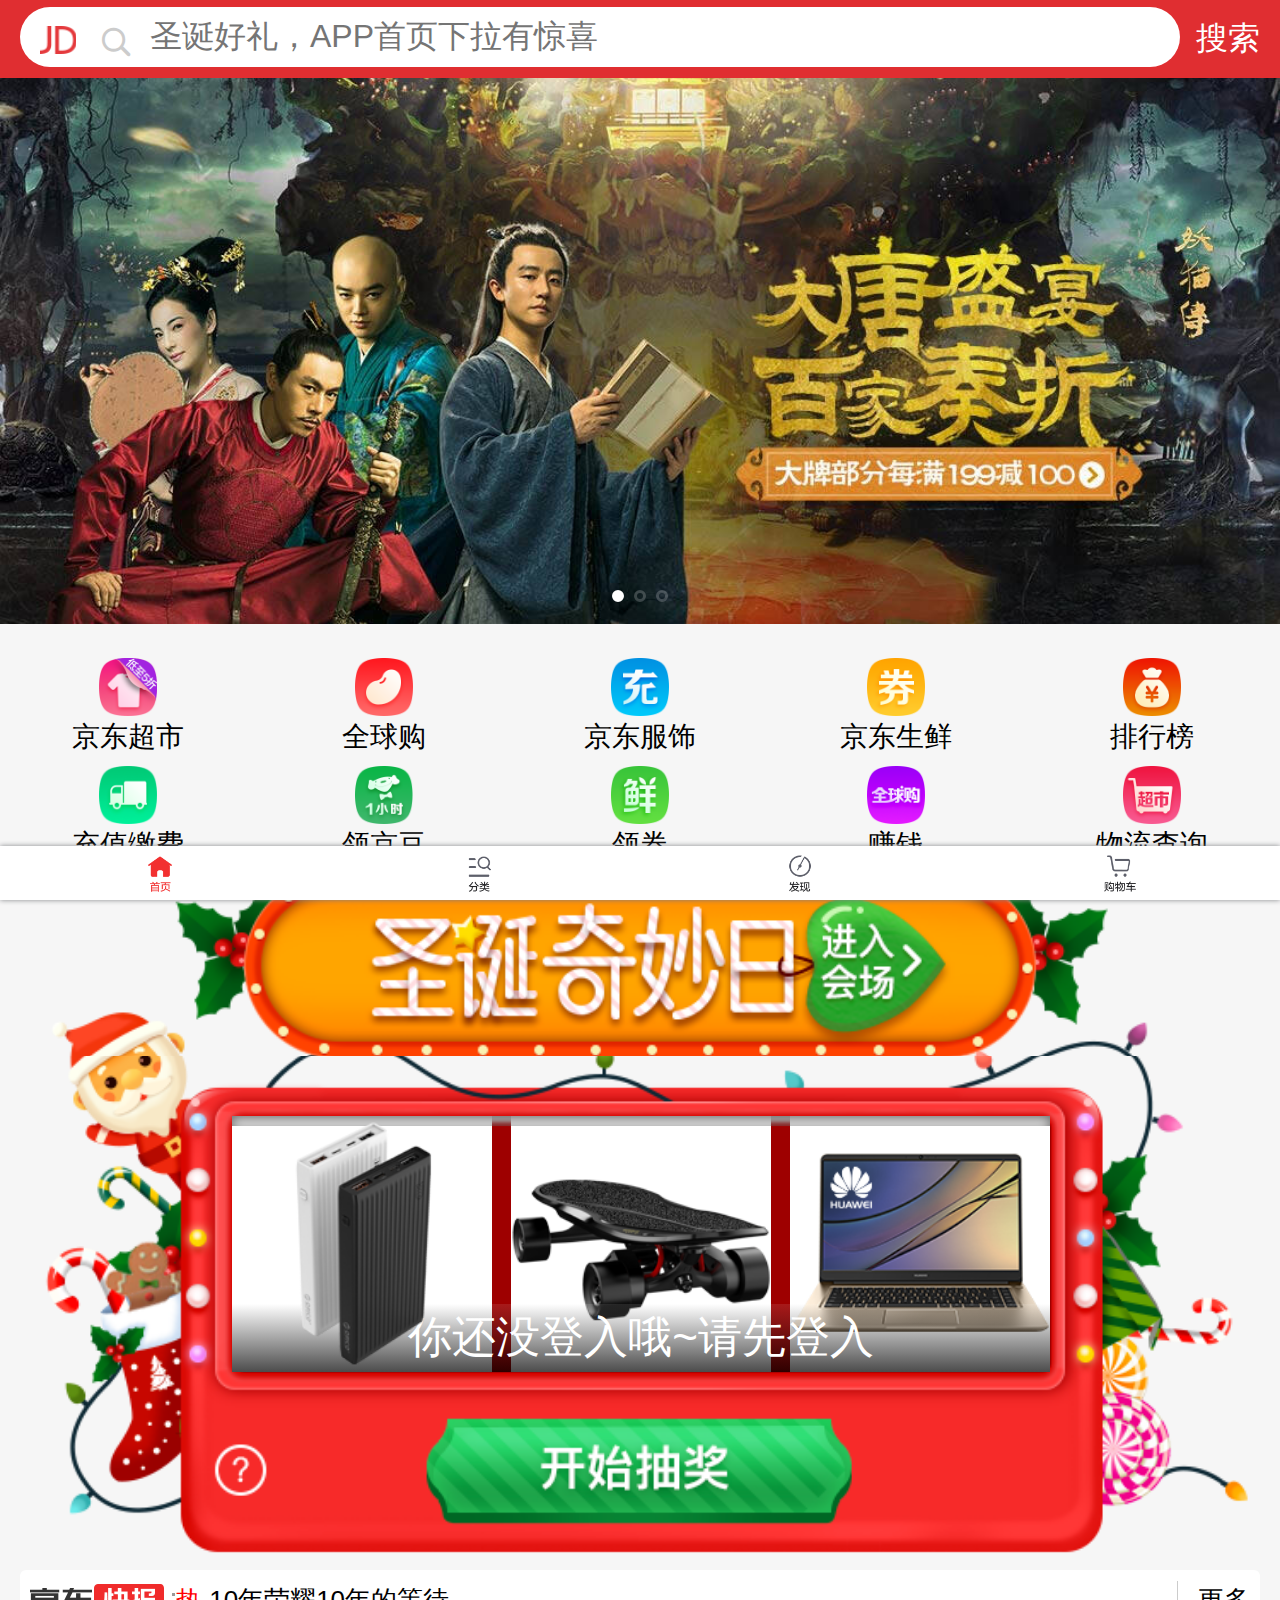
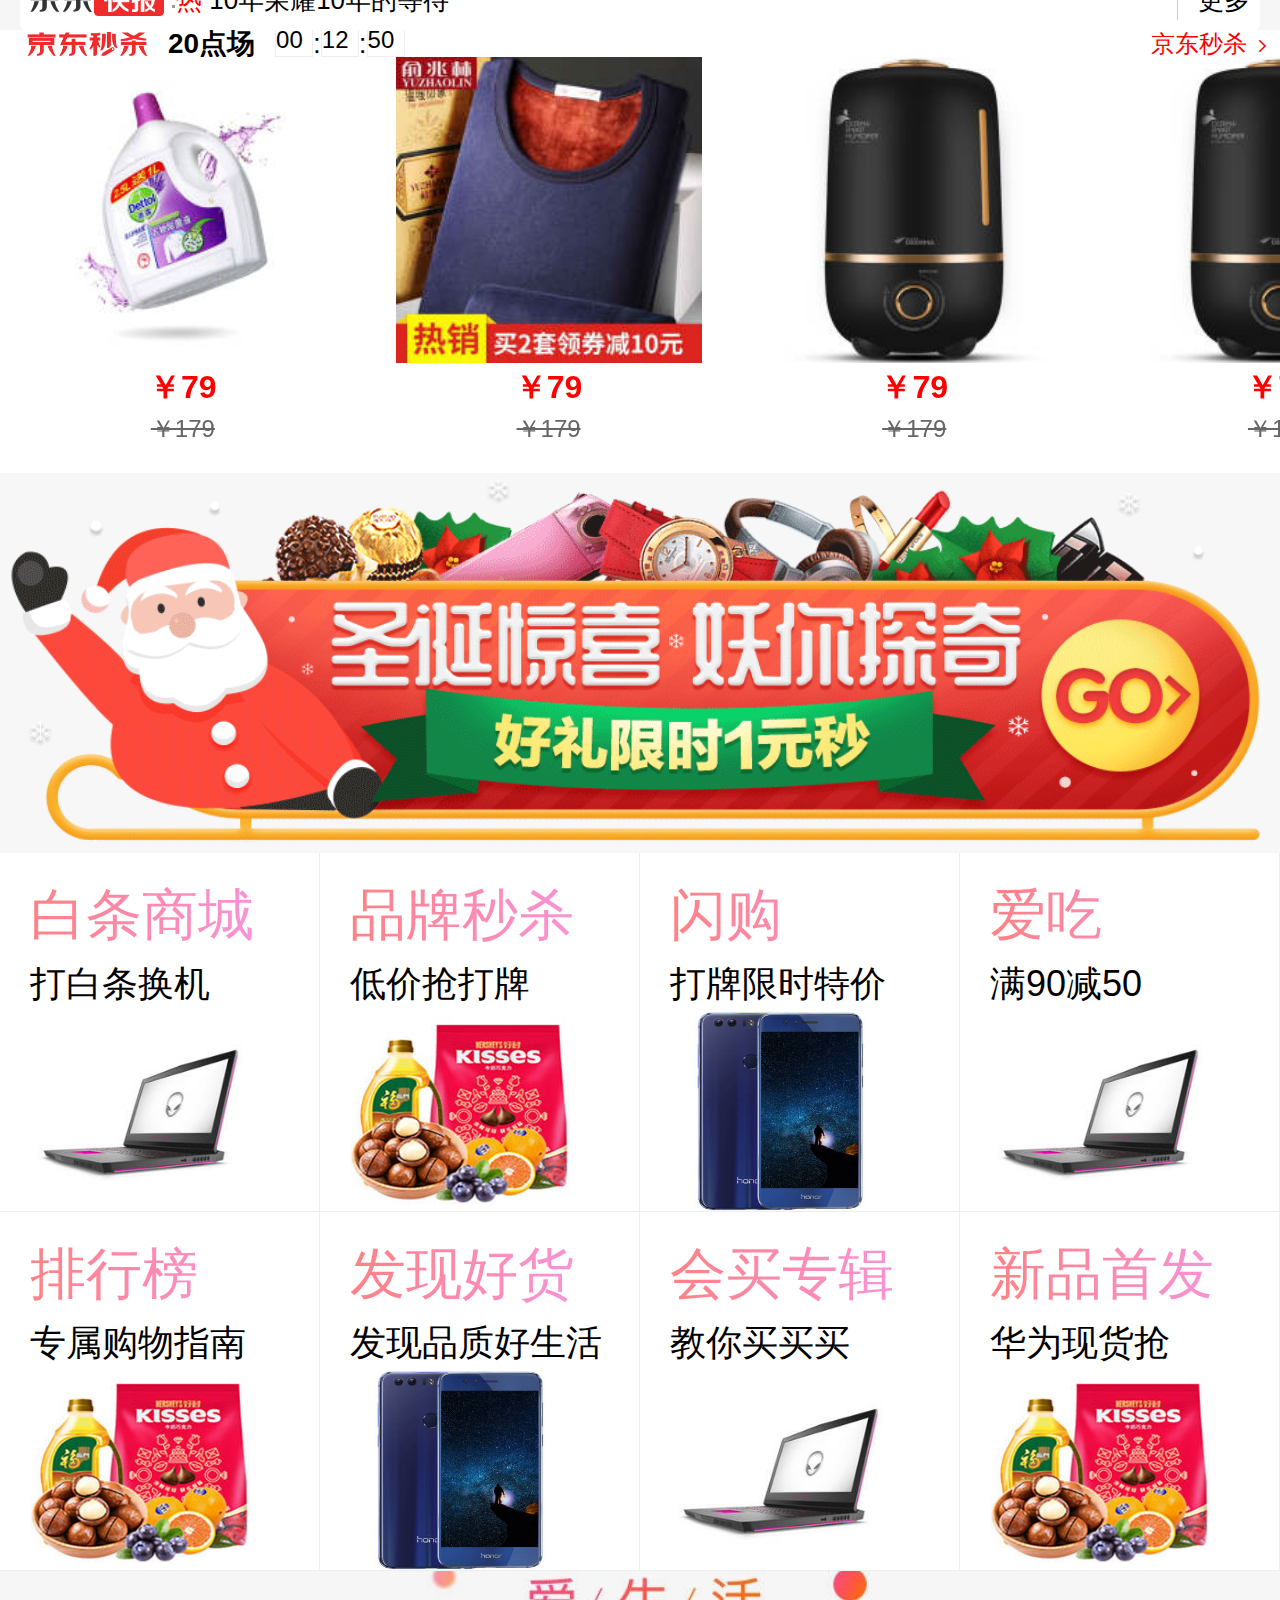
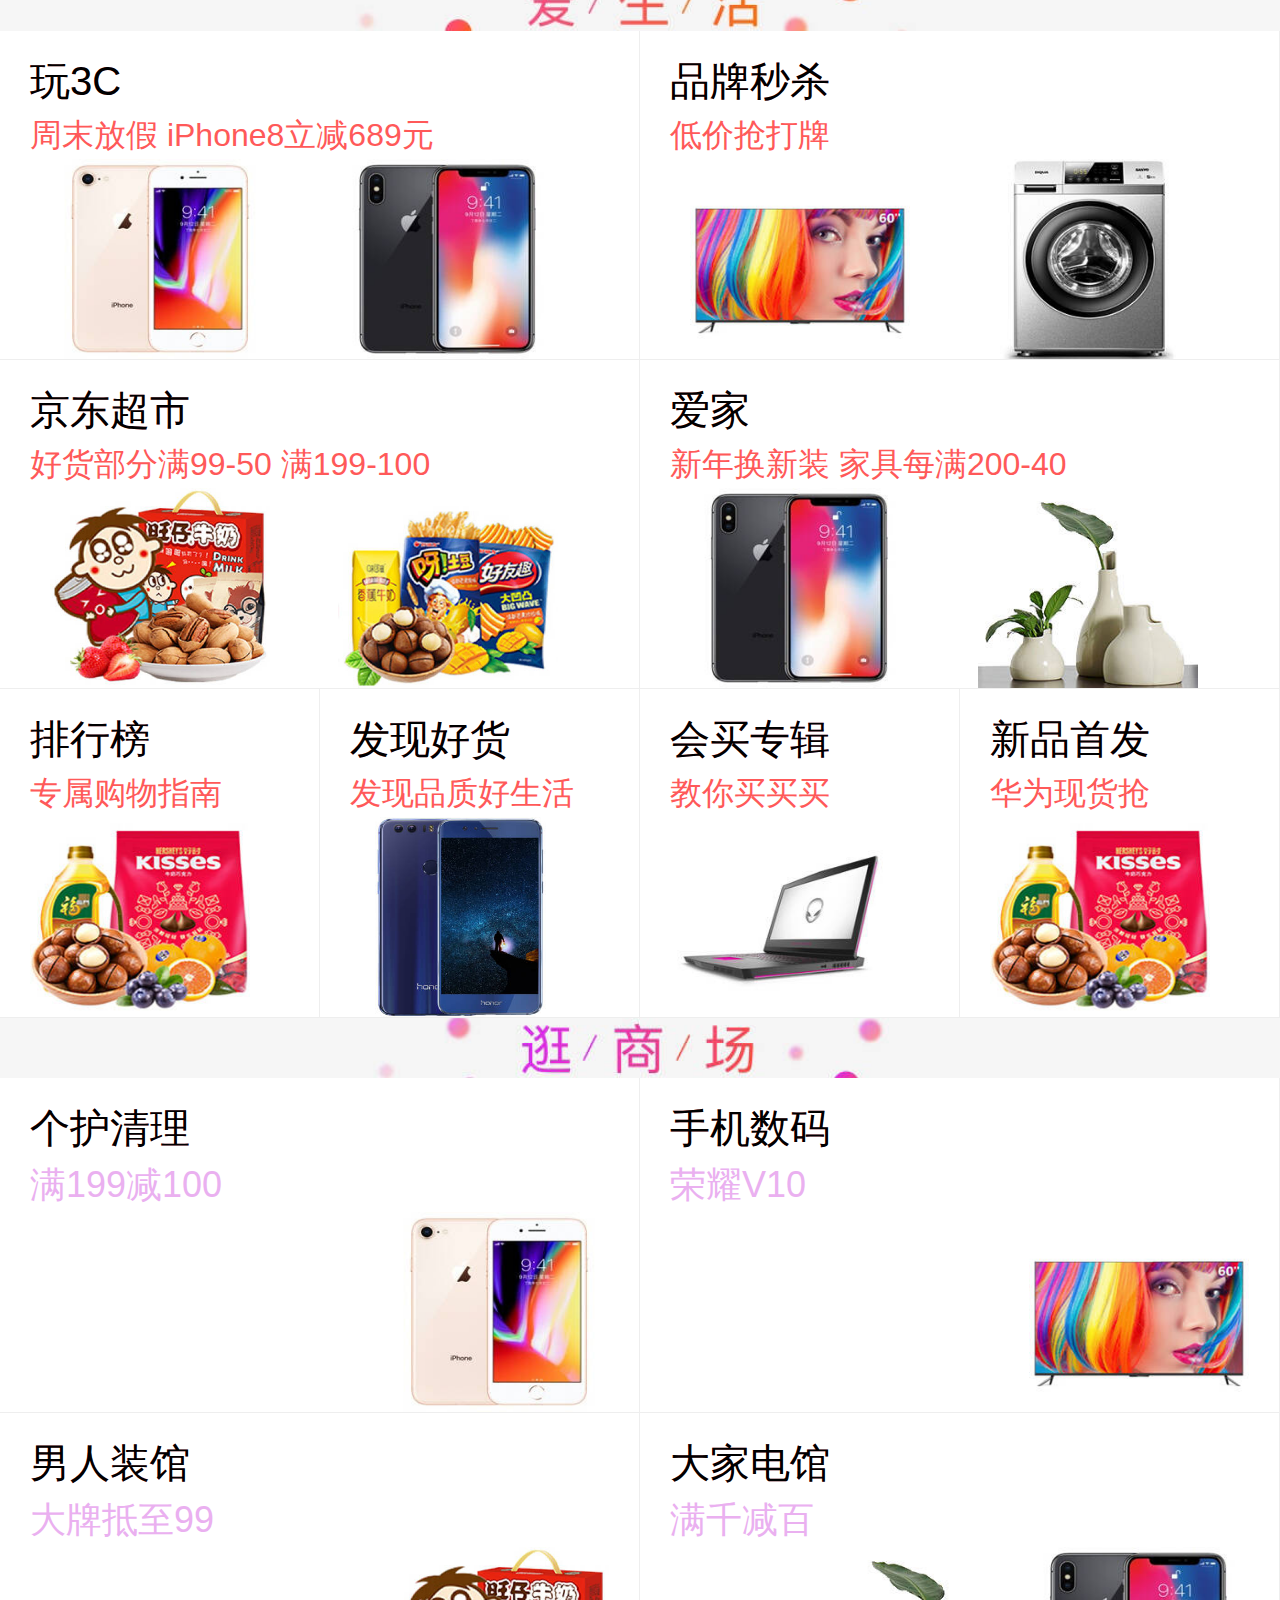
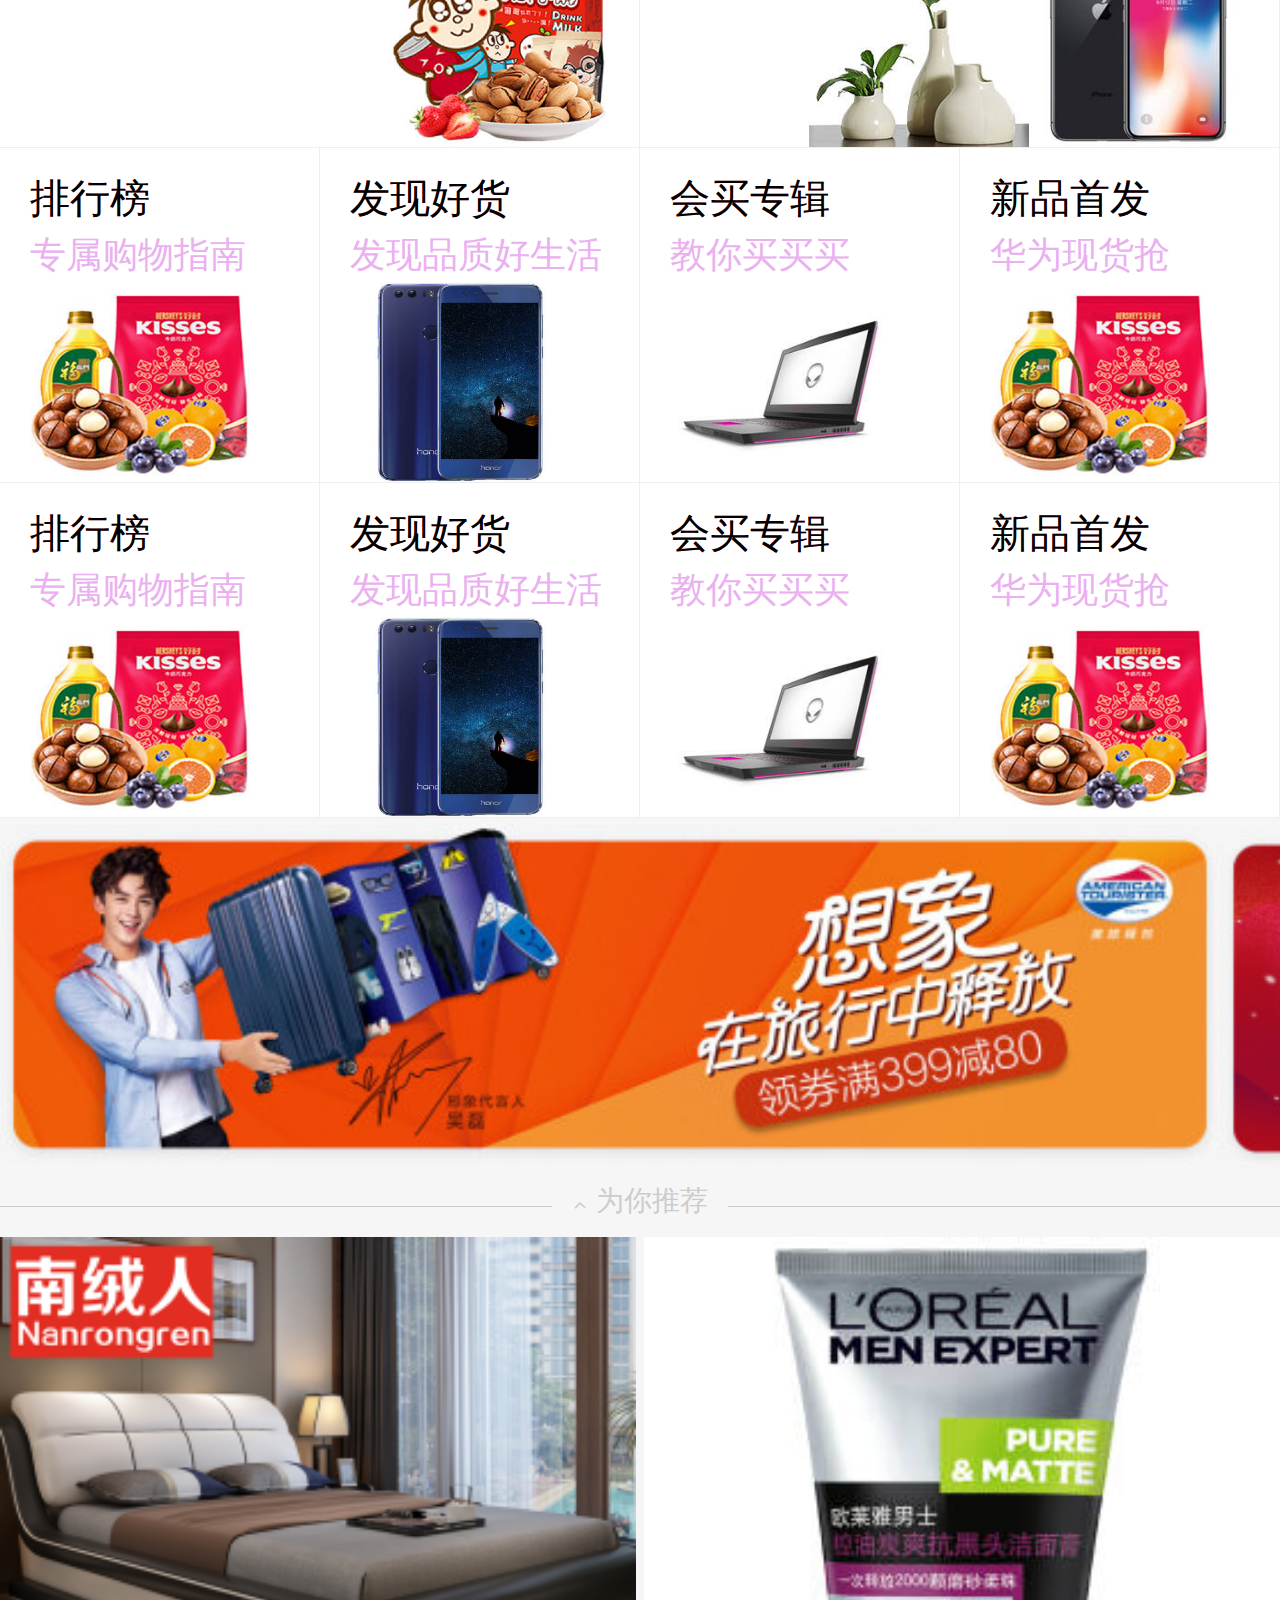
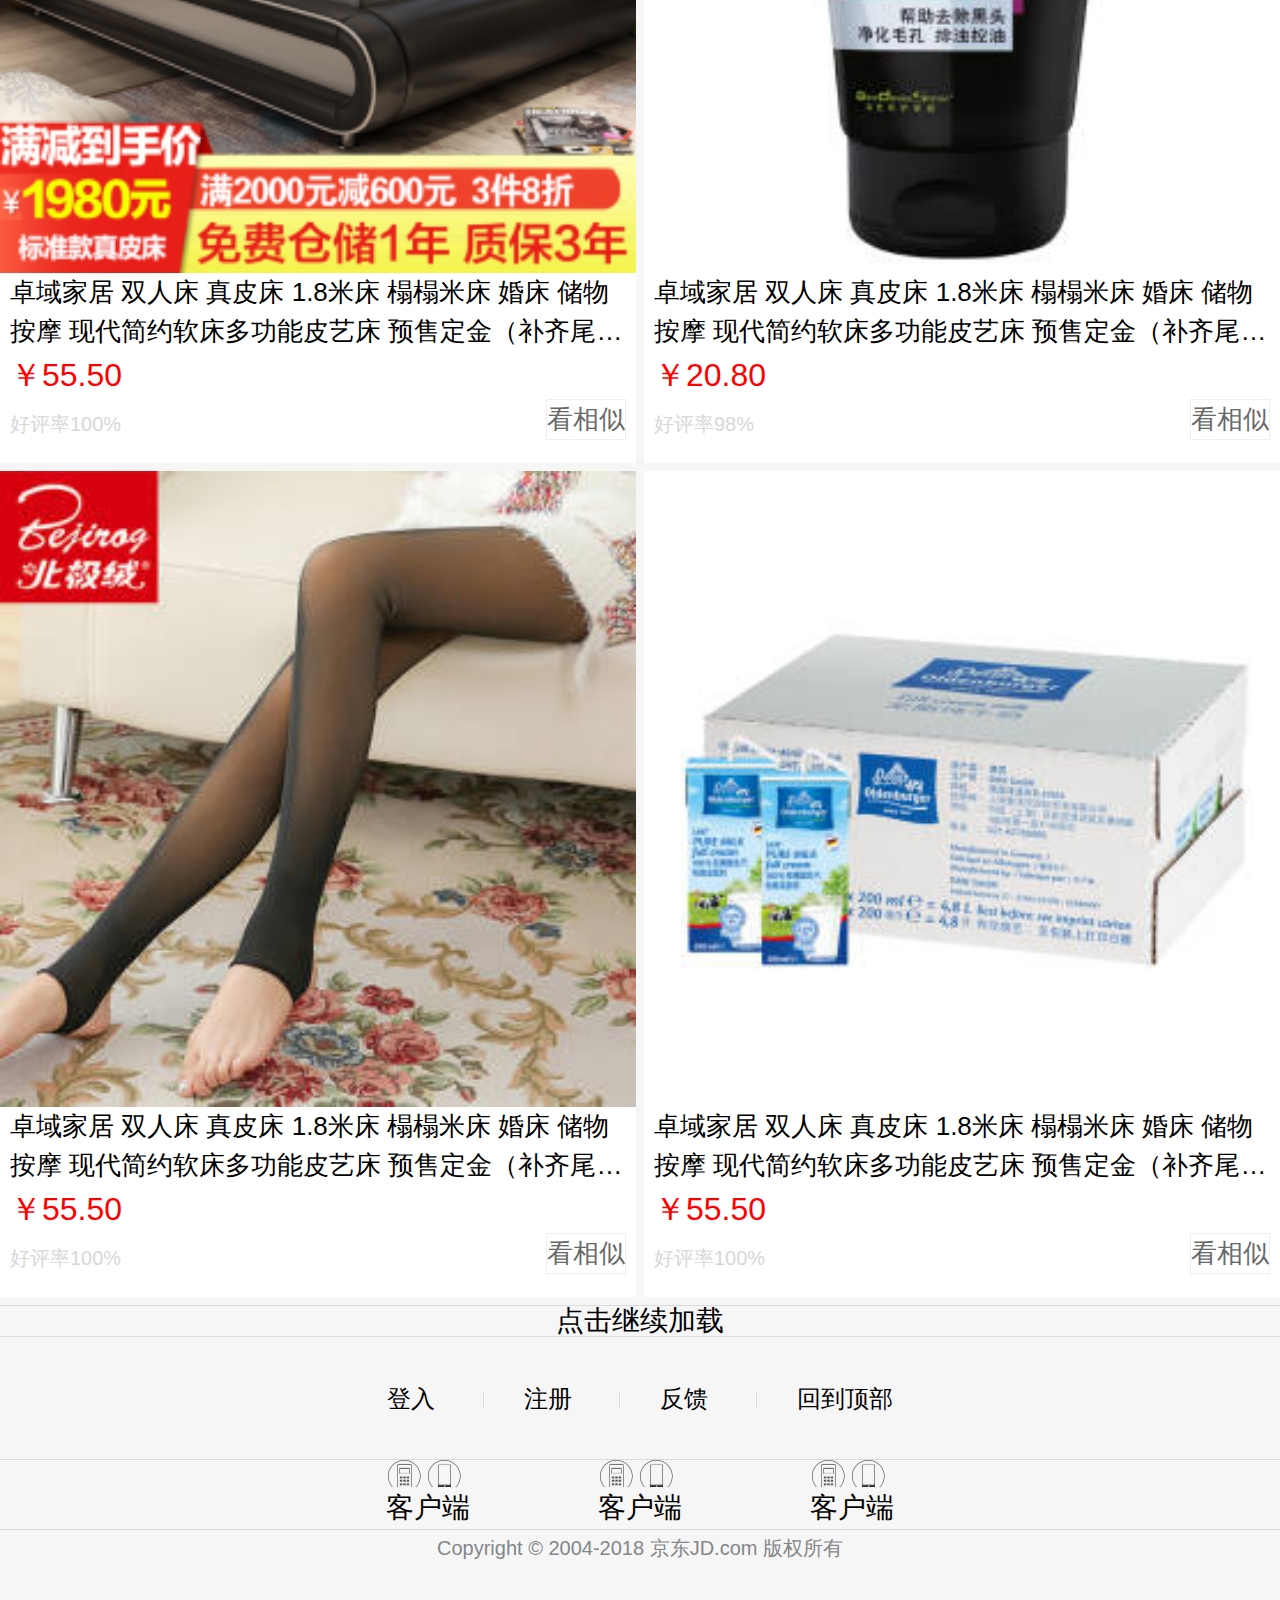
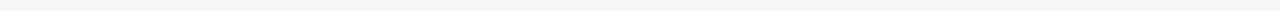
<file: index.html>
<!DOCTYPE html>
<html>
	<head>
	<meta charset="utf-8">
	<meta http-equiv="X-UA-Compatible" content="IE=edge,chrome=1">
	<title>Examples</title>
	<meta name="description" content="">
	<meta name="keywords" content="">
	<meta name="viewport" content="width=device-width,initial-scale=1.0,maximum-scale=1.0,user-scalable=no">
	<link rel="stylesheet" href="css/swiper-3.4.2.min.css">
	<link rel="stylesheet" href="js/swiper-3.4.2.min.js">
	<link rel="stylesheet" type="text/css" href="css/public.css">
	<link rel="stylesheet" type="text/css" href="css/index.css">
	<link rel="stylesheet" type="text/css" href="iconfont/iconfont.css">
	<script>
		var html = document.querySelector('html');
		changeRem();
		window.addEventListener('resize',changeRem);
		function changeRem() {
			var width = html.getBoundingClientRect().width;
			//console.log( width );
			html.style.fontSize = width/10+ 'px';
		}
	</script>
</head>
<body>
	<!-- 开始  京东 -->
	<div class="jd">
		<!-- 开始  头部 -->
	   	<div class="j-header">
	   		<!-- 开始  搜索框-->
	   		<div class="search-wrap">
	   			<form action="">
	   				<i class="iconfont icon-sousuo"></i>
	   				<input id="sousuo" type="text" placeholder="圣诞好礼，APP首页下拉有惊喜">
	   			</form>
	   			<a href="#">搜索</a>
	   		</div>
	   	</div>

	   	<!-- 开始  身体 -->
	   	<div class="banner-wrap">
	   		<!-- l轮播图 -->
		   	<div class="swiper-container">
			 	<ul class="swiper-wrapper">
				    <li class="swiper-slide"><a href=""><img src="images/01-banner/1.jpg" alt=""></a></li>
				    <li class="swiper-slide"><a href=""><img src="images/01-banner/2.jpg" alt=""></a></li>
				    <li class="swiper-slide"><a href=""><img src="images/01-banner/3.jpg" alt=""></a></li>
				</ul> 
				<div class="swiper-pagination"></div>
			</div>

			<!-- 开始  导航 -->




			<nav class="nav-wrap">
				<a href=""><img src="images/02-nav/1.png" alt=""><span>京东超市</span></a>
				<a href=""><img src="images/02-nav/2.png" alt=""><span>全球购</span></a>
				<a href=""><img src="images/02-nav/3.png" alt=""><span>京东服饰</span></a>
				<a href=""><img src="images/02-nav/4.png" alt=""><span>京东生鲜</span></a>
				<a href=""><img src="images/02-nav/5.png" alt=""><span>排行榜</span></a>
				<a href=""><img src="images/02-nav/6.png" alt=""><span>充值缴费</span></a>
				<a href=""><img src="images/02-nav/7.png" alt=""><span>领京豆</span></a>
				<a href=""><img src="images/02-nav/8.png" alt=""><span>领券</span></a>
				<a href=""><img src="images/02-nav/9.png" alt=""><span>赚钱</span></a>
				<a href=""><img src="images/02-nav/10.png" alt=""><span>物流查询</span></a>
			</nav>

			<!-- 开始 抽奖  -->
			<section class="christmas">
				<div class="c-top"></div>

				<div class="c-bottom">
					<div class="b-content-box">
						<div class="b-content">
							
							<div class="swiper-container-1">
							  <div class="swiper-wrapper">
							    <div class="swiper-slide"><a href=""><img src="images/03-christmas/3.png" alt=""></a></div>
							    <div class="swiper-slide"><a href=""><img src="images/03-christmas/3.png" alt=""></a></div>
							    <div class="swiper-slide"><a href=""><img src="images/03-christmas/3.png" alt=""></a></div>
							  </div>
							</div>

							<div>
								<ul>
									<li><a href=""><img src="images/03-christmas/4.png" alt=""></a></li>
									<li><a href=""><img src="images/03-christmas/3.png" alt=""></a></li>
									<li><a href=""><img src="images/03-christmas/3.png" alt=""></a></li>
								</ul>
							</div>
							<div>
								<ul>
									<li><a href=""><img src="images/03-christmas/6.png" alt=""></a></li>
									<li><a href=""><img src="images/03-christmas/3.png" alt=""></a></li>
									<li><a href=""><img src="images/03-christmas/3.png" alt=""></a></li>
								</ul>
							</div>													
						</div>
						<a href="#">你还没登入哦~请先登入</a>	
					</div>
				</div>
			</section>

			<!-- 京东快报 -->
			<section class="news-wrap">
				<a href="" class="left"><img src="images/04-news/tit.png" alt=""></a>
				<div class="new-banner">
					<a href="">
						<span>热</span>
						10年荣耀10年的等待
					</a>
					<a href="">
						<span>热</span>
						王者荣耀
					</a>
					<a href="">
						<span>热</span>
						qq飞车
					</a>
				</div>
				<a href="" class="right">更多</a>
			</section>
			<!-- 开始 京东秒杀 -->
			<section class="spike-wrap">
				<div class="s-title">
					<a class="left" href="">
						<img src="images/05-spike/skill.png" alt="">
					</a>
					<span>20点场</span>
					<div class="time">
						<div>00</div>
						<span>:</span>
						<div>12</div>
						<span>:</span>
						<div>50</div>
					</div>
					<a href="" class="right">
						<span>京东秒杀</span>
						<i class="iconfont icon-iconshouqi"></i>
					</a>
				</div>
				<!-- 秒杀 banner -->
				<div class="swiper-container-3">
				  <div class="swiper-wrapper">
				    <div class="swiper-slide">
						<a href=""><img src="images/05-spike/1.jpg" alt=""></a>
						<p>
							<span>￥79</span>
							<del>￥179</del>
						</p>
				    </div>
				   <div class="swiper-slide">
						<a href=""><img src="images/05-spike/2.jpg" alt=""></a>
						<p>
							<span>￥79</span>
							<del>￥179</del>
						</p>
				    </div>
				    <div class="swiper-slide">
						<a href=""><img src="images/05-spike/3.jpg" alt=""></a>
						<p>
							<span>￥79</span>
							<del>￥179</del>
						</p>
				    </div>
				    <div class="swiper-slide">
						<a href=""><img src="images/05-spike/3.jpg" alt=""></a>
						<p>
							<span>￥79</span>
							<del>￥179</del>
						</p>
				    </div>
				    <div class="swiper-slide">
						<a href=""><img src="images/05-spike/3.jpg" alt=""></a>
						<p>
							<span>￥79</span>
							<del>￥179</del>
						</p>
				    </div>
				  </div>

				</div>
			</section>
			<!-- 开始  圣诞老人 -->
			<div class="common-1">
				<a href=""><img src="images/sdlr.gif" alt=""></a>
			</div>
			
			<!-- 开始  公共导航 -->
			<section class="com-nav">
				<div>
					<a href=""></a>
					<span>白条商城</span>
					<p>打白条换机</p>
					<img src="images/06-com-nav/1.jpg" alt="">
				</div>
				<div>
					<a href=""></a>
					<span>品牌秒杀</span>
					<p>低价抢打牌</p>
					<img src="images/06-com-nav/2.jpg" alt="">
				</div>
				<div>
					<a href=""></a>
					<span>闪购</span>
					<p>打牌限时特价</p>
					<img src="images/06-com-nav/3.jpg" alt="">
				</div>
				<div>
					<a href=""></a>
					<span>爱吃</span>
					<p>满90减50</p>
					<img src="images/06-com-nav/1.jpg" alt="">
				</div>
				<div>
					<a href=""></a>
					<span>排行榜</span>
					<p>专属购物指南</p>
					<img src="images/06-com-nav/2.jpg" alt="">
				</div>
				<div>
					<a href=""></a>
					<span>发现好货</span>
					<p>发现品质好生活</p>
					<img src="images/06-com-nav/3.jpg" alt="">
				</div>
				<div>
					<a href=""></a>
					<span>会买专辑</span>
					<p>教你买买买</p>
					<img src="images/06-com-nav/1.jpg" alt="">
				</div>
				<div>
					<a href=""></a>
					<span>新品首发</span>
					<p>华为现货抢</p>
					<img src="images/06-com-nav/2.jpg" alt="">
				</div>
			</section>

			<!-- 公共标题 -->
			<div class="com-tit"></div>
			<section class="com-nav com-nav-1">
				<div class="com-50">
					<a href=""></a>
					<span>玩3C</span>
					<p>周末放假 iPhone8立减689元</p>
					<img src="images/08-com-nav/7.jpg" alt="">
					<img src="images/08-com-nav/8.jpg" alt="">
				</div>
				<div class="com-50">
					<a href=""></a>
					<span>品牌秒杀</span>
					<p>低价抢打牌</p>
					<img src="images/08-com-nav/4.jpg" alt="">
					<img src="images/08-com-nav/5.jpg" alt="">
				</div>
				<div class="com-50">
					<a href=""></a>
					<span>京东超市</span>
					<p>好货部分满99-50 满199-100</p>
					<img src="images/08-com-nav/2.jpg" alt="">
					<img src="images/08-com-nav/3.jpg" alt="">
				</div>
				<div class="com-50">
					<a href=""></a>
					<span>爱家</span>
					<p>新年换新装 家具每满200-40</p>
					<img src="images/08-com-nav/8.jpg" alt="">
					<img src="images/08-com-nav/1.jpg" alt="">
				</div>
				<div>
					<a href=""></a>
					<span>排行榜</span>
					<p>专属购物指南</p>
					<img src="images/06-com-nav/2.jpg" alt="">
				</div>
				<div>
					<a href=""></a>
					<span>发现好货</span>
					<p>发现品质好生活</p>
					<img src="images/06-com-nav/3.jpg" alt="">
				</div>
				<div>
					<a href=""></a>
					<span>会买专辑</span>
					<p>教你买买买</p>
					<img src="images/06-com-nav/1.jpg" alt="">
				</div>
				<div>
					<a href=""></a>
					<span>新品首发</span>
					<p>华为现货抢</p>
					<img src="images/06-com-nav/2.jpg" alt="">
				</div>
			</section>
			<!-- 逛商场 -->
			<div class="com-tit com-tit-1"></div>
			<section class="com-nav com-nav-3">
				<div class="com-51">
					<a href=""></a>
					<span>个护清理</span>
					<p>满199减100</p>
					<img src="images/08-com-nav/7.jpg" alt="">
				</div>
				<div class="com-51">
					<a href=""></a>
					<span>手机数码</span>
					<p>荣耀V10</p>
					<img src="images/08-com-nav/4.jpg" alt="">
				</div>
				<div class="com-51">
					<a href=""></a>
					<span>男人装馆</span>
					<p>大牌抵至99</p>
					<img src="images/08-com-nav/2.jpg" alt="">				
				</div>
				<div class="com-51">
					<a href=""></a>
					<span>大家电馆</span>
					<p>满千减百</p>
					<img src="images/08-com-nav/8.jpg" alt="">
					<img src="images/08-com-nav/1.jpg" alt="">
				</div>
				<div>
					<a href=""></a>
					<span>排行榜</span>
					<p>专属购物指南</p>
					<img src="images/06-com-nav/2.jpg" alt="">
				</div>
				<div>
					<a href=""></a>
					<span>发现好货</span>
					<p>发现品质好生活</p>
					<img src="images/06-com-nav/3.jpg" alt="">
				</div>
				<div>
					<a href=""></a>
					<span>会买专辑</span>
					<p>教你买买买</p>
					<img src="images/06-com-nav/1.jpg" alt="">
				</div>
				<div>
					<a href=""></a>
					<span>新品首发</span>
					<p>华为现货抢</p>
					<img src="images/06-com-nav/2.jpg" alt="">
				</div>
				<div>
					<a href=""></a>
					<span>排行榜</span>
					<p>专属购物指南</p>
					<img src="images/06-com-nav/2.jpg" alt="">
				</div>
				<div>
					<a href=""></a>
					<span>发现好货</span>
					<p>发现品质好生活</p>
					<img src="images/06-com-nav/3.jpg" alt="">
				</div>
				<div>
					<a href=""></a>
					<span>会买专辑</span>
					<p>教你买买买</p>
					<img src="images/06-com-nav/1.jpg" alt="">
				</div>
				<div>
					<a href=""></a>
					<span>新品首发</span>
					<p>华为现货抢</p>
					<img src="images/06-com-nav/2.jpg" alt="">
				</div>
			</section>

			<!-- 公共轮播图 -->
			<div class="com-banner">
				<div class="swiper-container-4">
				  <div class="swiper-wrapper">
				    <div class="swiper-slide">
						<a href="">
							<img src="images/08-com-banner/1.jpg" alt="">
						</a>
				    </div>
				    <div class="swiper-slide">
						<a href="">
							<img src="images/08-com-banner/2.jpg" alt="">
						</a>
				    </div>
				    
				  </div>
				</div>
			</div>

			<!-- 为你推荐 -->
			<section class="like-wrap">
				<div class="l-tit">
					<p>
						<i class="iconfont icon-iconshangjiantou"></i>
						<span>为你推荐</span>
					</p>
				</div>
				<ul class="like">
					<li>
						<a href=""><img src="images/09-like/2.jpg" alt=""></a>
						<p>
							卓域家居 双人床 真皮床 1.8米床 榻榻米床 婚床 储物 按摩 现代简约软床多功能皮艺床 预售定金（补齐尾款发货） 智能旗舰版(按摩+蓝牙音响+保险柜+床尾+高床边)
						</p>
						<span>￥55.50</span>
						<div>
							<span>好评率100%</span>
							<a href="">看相似</a>
						</div>
					</li>
					<li>
						<a href=""><img src="images/09-like/5.jpg" alt=""></a>
						<p>
							卓域家居 双人床 真皮床 1.8米床 榻榻米床 婚床 储物 按摩 现代简约软床多功能皮艺床 预售定金（补齐尾款发货） 智能旗舰版(按摩+蓝牙音响+保险柜+床尾+高床边)
						</p>
						<span>￥20.80</span>
						<div>
							<span>好评率98%</span>
							<a href="">看相似</a>
						</div>
					</li>
					<li>
						<a href=""><img src="images/09-like/4.jpg" alt=""></a>
						<p>
							卓域家居 双人床 真皮床 1.8米床 榻榻米床 婚床 储物 按摩 现代简约软床多功能皮艺床 预售定金（补齐尾款发货） 智能旗舰版(按摩+蓝牙音响+保险柜+床尾+高床边)
						</p>
						<span>￥55.50</span>
						<div>
							<span>好评率100%</span>
							<a href="">看相似</a>
						</div>
					</li>
					<li>
						<a href=""><img src="images/09-like/1.jpg" alt=""></a>
						<p>
							卓域家居 双人床 真皮床 1.8米床 榻榻米床 婚床 储物 按摩 现代简约软床多功能皮艺床 预售定金（补齐尾款发货） 智能旗舰版(按摩+蓝牙音响+保险柜+床尾+高床边)
						</p>
						<span>￥55.50</span>
						<div>
							<span>好评率100%</span>
							<a href="">看相似</a>
						</div>
					</li>
				</ul>
			</section>
		</div>

		<!-- 开始  底部 -->
		<div class="j-footer"> 
			<div class="btn-wrap">
				<a href="">点击继续加载</a>
			</div>
			<!-- 开始  登入 -->
			<div class="login">
				<a href="">登入</a>
				<a href="">注册</a>
				<a href="">反馈</a>
				<a href="">回到顶部</a>
			</div>

			<div class="app-wrap">
				<a href="">
					<i></i>
					<span>客户端</span>
				</a>
				<a href="">
					<i></i>
					<span>客户端</span>
				</a>
				<a href="">
					<i></i>
					<span>客户端</span>
				</a>
			</div>
			<p class="copy">Copyright © 2004-2018 京东JD.com 版权所有</p>

			<footer class="footer-wrap">
				<a href="">
					<img src="images/10-footer/1.png" alt="">
				</a>
				<a href="">
					<img src="images/10-footer/2.png" alt="">
				</a>
				<a href="">
					<img src="images/10-footer/3.png" alt="">
				</a>
				<a href="">
					<img src="images/10-footer/4.png" alt="">
				</a>
			</footer>
		</div>
   </div>
	

   <script src="js/swiper-3.4.2.min.js"></script>
   <script>
		var mySwiper = new Swiper('.swiper-container', {
			autoplay: 1000,//可选选项，自动滑动
			 loop : true,
			 pagination: '.swiper-pagination',
			  
		})
	</script>
	<script>
		var mySwiper = new Swiper('.swiper-container-1', {
			autoplay: 1000,//可选选项，自动滑动
			 loop : true,
			 pagination: '.swiper-pagination',
			  direction : 'vertical',
			  
		})
	</script>
	
	<script language="javascript"> 
		var mySwiper = new Swiper('.swiper-container-3',{
		slidesPerView : 3.5,
		centeredSlides : false,
		})
	</script>

	<script>
		var mySwiper = new Swiper('.swiper-container-4', {
			autoplay: 1000,//可选选项，自动滑动
			loop:true,//循环轮播
			slidesPerView : 1,
		})
	</script>
</body>
</html>
</file>
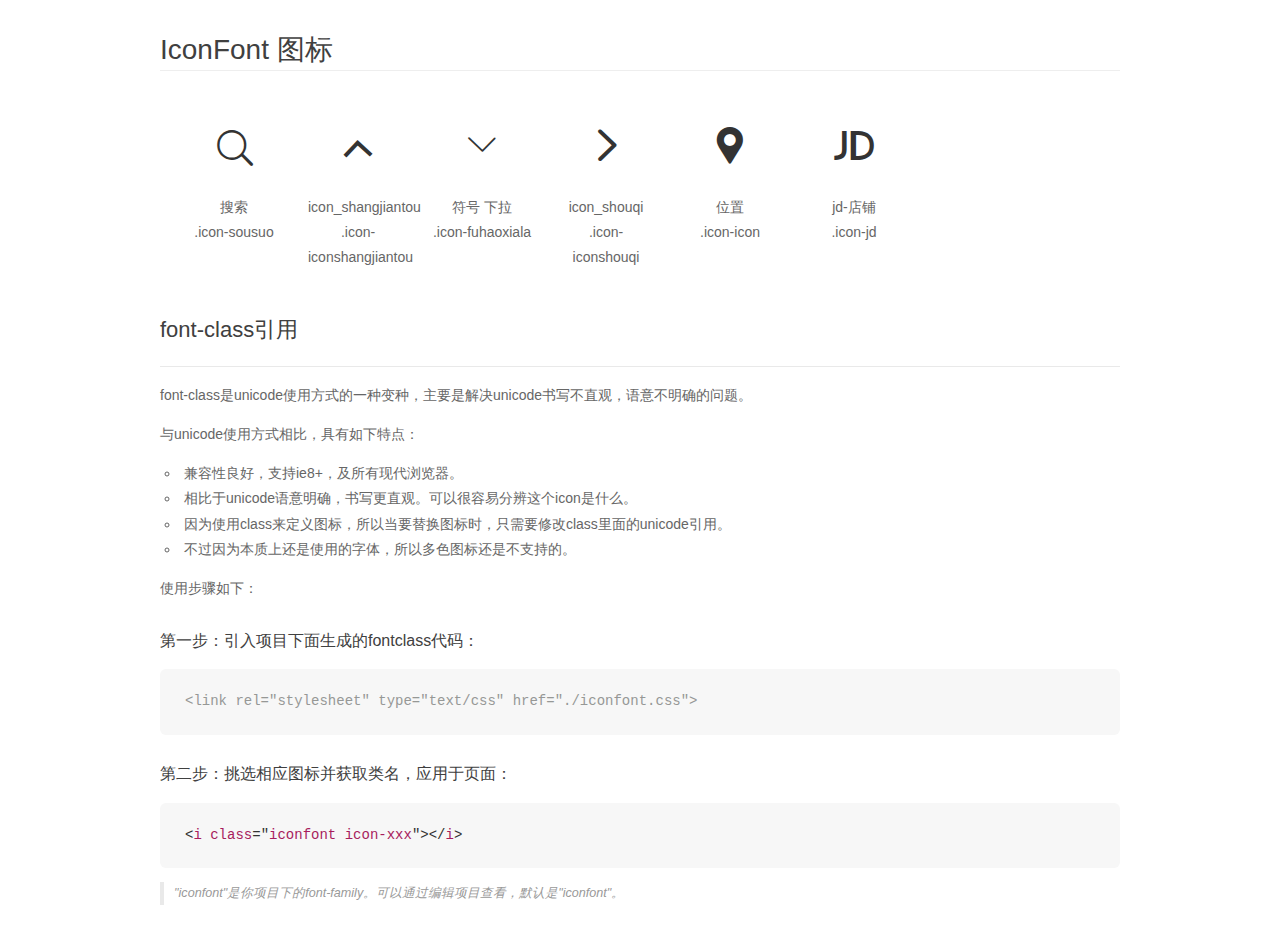
<file: iconfont/demo_fontclass.html>
<!DOCTYPE html>
<html>
<head>
    <meta charset="utf-8"/>
    <title>IconFont</title>
    <link rel="stylesheet" href="demo.css">
    <link rel="stylesheet" href="iconfont.css">
</head>
<body>
    <div class="main markdown">
        <h1>IconFont 图标</h1>
        <ul class="icon_lists clear">
            
                <li>
                <i class="icon iconfont icon-sousuo"></i>
                    <div class="name">搜索</div>
                    <div class="fontclass">.icon-sousuo</div>
                </li>
            
                <li>
                <i class="icon iconfont icon-iconshangjiantou"></i>
                    <div class="name">icon_shangjiantou</div>
                    <div class="fontclass">.icon-iconshangjiantou</div>
                </li>
            
                <li>
                <i class="icon iconfont icon-fuhaoxiala"></i>
                    <div class="name">符号 下拉</div>
                    <div class="fontclass">.icon-fuhaoxiala</div>
                </li>
            
                <li>
                <i class="icon iconfont icon-iconshouqi"></i>
                    <div class="name">icon_shouqi</div>
                    <div class="fontclass">.icon-iconshouqi</div>
                </li>
            
                <li>
                <i class="icon iconfont icon-icon"></i>
                    <div class="name">位置</div>
                    <div class="fontclass">.icon-icon</div>
                </li>
            
                <li>
                <i class="icon iconfont icon-jd"></i>
                    <div class="name">jd-店铺</div>
                    <div class="fontclass">.icon-jd</div>
                </li>
            
        </ul>

        <h2 id="font-class-">font-class引用</h2>
        <hr>

        <p>font-class是unicode使用方式的一种变种，主要是解决unicode书写不直观，语意不明确的问题。</p>
        <p>与unicode使用方式相比，具有如下特点：</p>
        <ul>
        <li>兼容性良好，支持ie8+，及所有现代浏览器。</li>
        <li>相比于unicode语意明确，书写更直观。可以很容易分辨这个icon是什么。</li>
        <li>因为使用class来定义图标，所以当要替换图标时，只需要修改class里面的unicode引用。</li>
        <li>不过因为本质上还是使用的字体，所以多色图标还是不支持的。</li>
        </ul>
        <p>使用步骤如下：</p>
        <h3 id="-fontclass-">第一步：引入项目下面生成的fontclass代码：</h3>


        <pre><code class="lang-js hljs javascript"><span class="hljs-comment">&lt;link rel="stylesheet" type="text/css" href="./iconfont.css"&gt;</span></code></pre>
        <h3 id="-">第二步：挑选相应图标并获取类名，应用于页面：</h3>
        <pre><code class="lang-css hljs">&lt;<span class="hljs-selector-tag">i</span> <span class="hljs-selector-tag">class</span>="<span class="hljs-selector-tag">iconfont</span> <span class="hljs-selector-tag">icon-xxx</span>"&gt;&lt;/<span class="hljs-selector-tag">i</span>&gt;</code></pre>
        <blockquote>
        <p>"iconfont"是你项目下的font-family。可以通过编辑项目查看，默认是"iconfont"。</p>
        </blockquote>
    </div>
</body>
</html>
</file>
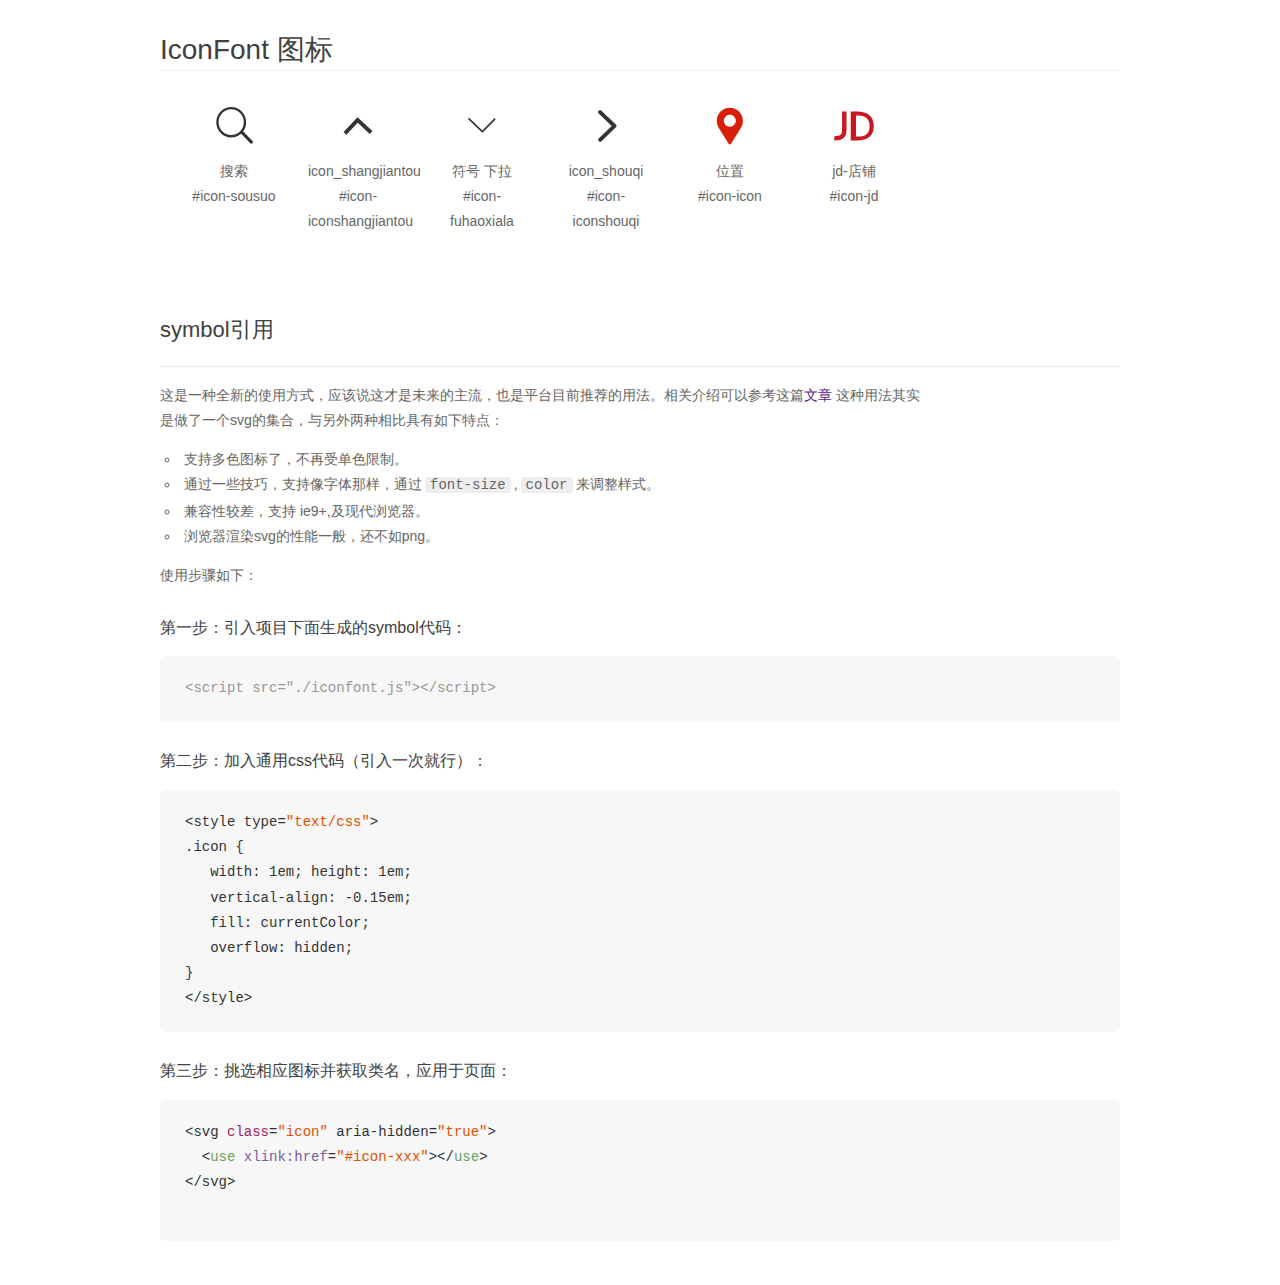
<file: iconfont/demo_symbol.html>
<!DOCTYPE html>
<html>
<head>
    <meta charset="utf-8"/>
    <title>IconFont</title>
    <link rel="stylesheet" href="demo.css">
    <script src="iconfont.js"></script>

    <style type="text/css">
        .icon {
          /* 通过设置 font-size 来改变图标大小 */
          width: 1em; height: 1em;
          /* 图标和文字相邻时，垂直对齐 */
          vertical-align: -0.15em;
          /* 通过设置 color 来改变 SVG 的颜色/fill */
          fill: currentColor;
          /* path 和 stroke 溢出 viewBox 部分在 IE 下会显示
             normalize.css 中也包含这行 */
          overflow: hidden;
        }

    </style>
</head>
<body>
    <div class="main markdown">
        <h1>IconFont 图标</h1>
        <ul class="icon_lists clear">
            
                <li>
                    <svg class="icon" aria-hidden="true">
                        <use xlink:href="#icon-sousuo"></use>
                    </svg>
                    <div class="name">搜索</div>
                    <div class="fontclass">#icon-sousuo</div>
                </li>
            
                <li>
                    <svg class="icon" aria-hidden="true">
                        <use xlink:href="#icon-iconshangjiantou"></use>
                    </svg>
                    <div class="name">icon_shangjiantou</div>
                    <div class="fontclass">#icon-iconshangjiantou</div>
                </li>
            
                <li>
                    <svg class="icon" aria-hidden="true">
                        <use xlink:href="#icon-fuhaoxiala"></use>
                    </svg>
                    <div class="name">符号 下拉</div>
                    <div class="fontclass">#icon-fuhaoxiala</div>
                </li>
            
                <li>
                    <svg class="icon" aria-hidden="true">
                        <use xlink:href="#icon-iconshouqi"></use>
                    </svg>
                    <div class="name">icon_shouqi</div>
                    <div class="fontclass">#icon-iconshouqi</div>
                </li>
            
                <li>
                    <svg class="icon" aria-hidden="true">
                        <use xlink:href="#icon-icon"></use>
                    </svg>
                    <div class="name">位置</div>
                    <div class="fontclass">#icon-icon</div>
                </li>
            
                <li>
                    <svg class="icon" aria-hidden="true">
                        <use xlink:href="#icon-jd"></use>
                    </svg>
                    <div class="name">jd-店铺</div>
                    <div class="fontclass">#icon-jd</div>
                </li>
            
        </ul>


        <h2 id="symbol-">symbol引用</h2>
        <hr>

        <p>这是一种全新的使用方式，应该说这才是未来的主流，也是平台目前推荐的用法。相关介绍可以参考这篇<a href="">文章</a>
        这种用法其实是做了一个svg的集合，与另外两种相比具有如下特点：</p>
        <ul>
          <li>支持多色图标了，不再受单色限制。</li>
          <li>通过一些技巧，支持像字体那样，通过<code>font-size</code>,<code>color</code>来调整样式。</li>
          <li>兼容性较差，支持 ie9+,及现代浏览器。</li>
          <li>浏览器渲染svg的性能一般，还不如png。</li>
        </ul>
        <p>使用步骤如下：</p>
        <h3 id="-symbol-">第一步：引入项目下面生成的symbol代码：</h3>
        <pre><code class="lang-js hljs javascript"><span class="hljs-comment">&lt;script src="./iconfont.js"&gt;&lt;/script&gt;</span></code></pre>
        <h3 id="-css-">第二步：加入通用css代码（引入一次就行）：</h3>
        <pre><code class="lang-js hljs javascript">&lt;style type=<span class="hljs-string">"text/css"</span>&gt;
.icon {
   width: <span class="hljs-number">1</span>em; height: <span class="hljs-number">1</span>em;
   vertical-align: <span class="hljs-number">-0.15</span>em;
   fill: currentColor;
   overflow: hidden;
}
&lt;<span class="hljs-regexp">/style&gt;</span></code></pre>
        <h3 id="-">第三步：挑选相应图标并获取类名，应用于页面：</h3>
        <pre><code class="lang-js hljs javascript">&lt;svg <span class="hljs-class"><span class="hljs-keyword">class</span></span>=<span class="hljs-string">"icon"</span> aria-hidden=<span class="hljs-string">"true"</span>&gt;<span class="xml"><span class="hljs-tag">
  &lt;<span class="hljs-name">use</span> <span class="hljs-attr">xlink:href</span>=<span class="hljs-string">"#icon-xxx"</span>&gt;</span><span class="hljs-tag">&lt;/<span class="hljs-name">use</span>&gt;</span>
</span>&lt;<span class="hljs-regexp">/svg&gt;
        </span></code></pre>
    </div>
</body>
</html>
</file>
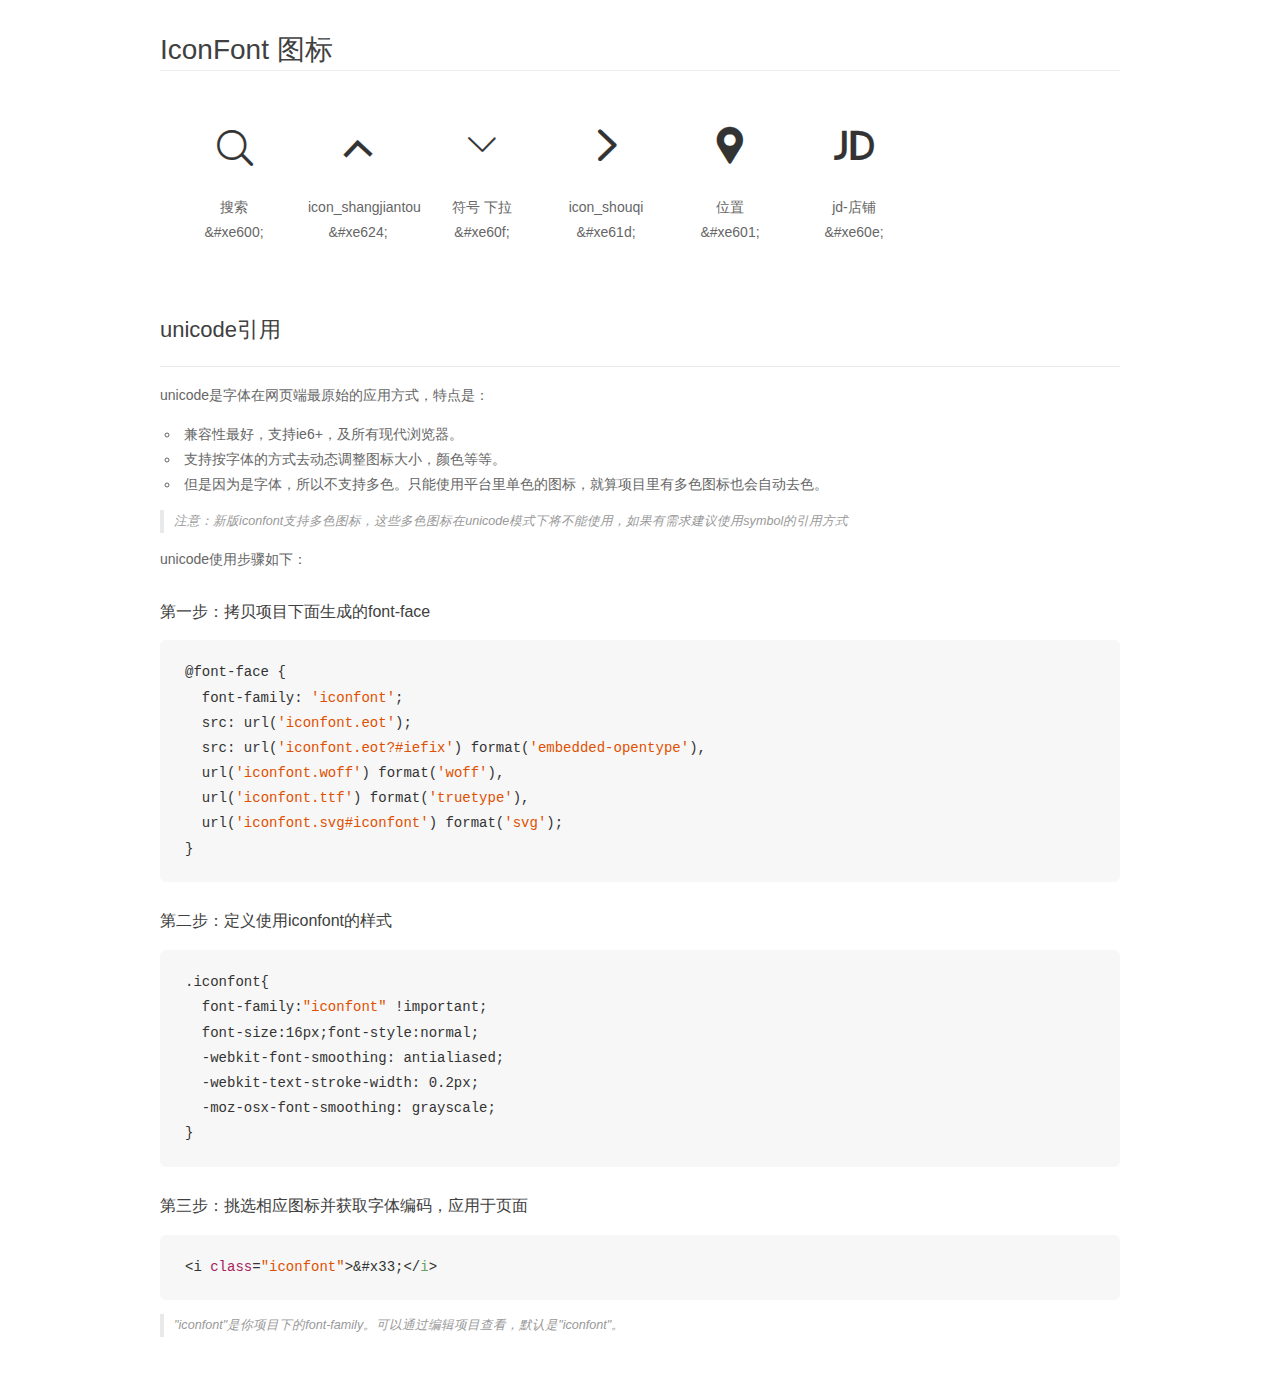
<file: iconfont/demo_unicode.html>
<!DOCTYPE html>
<html>
<head>
    <meta charset="utf-8"/>
    <title>IconFont</title>
    <link rel="stylesheet" href="demo.css">

    <style type="text/css">

        @font-face {font-family: "iconfont";
          src: url('iconfont.eot'); /* IE9*/
          src: url('iconfont.eot#iefix') format('embedded-opentype'), /* IE6-IE8 */
          url('iconfont.woff') format('woff'), /* chrome, firefox */
          url('iconfont.ttf') format('truetype'), /* chrome, firefox, opera, Safari, Android, iOS 4.2+*/
          url('iconfont.svg#iconfont') format('svg'); /* iOS 4.1- */
        }

        .iconfont {
          font-family:"iconfont" !important;
          font-size:16px;
          font-style:normal;
          -webkit-font-smoothing: antialiased;
          -webkit-text-stroke-width: 0.2px;
          -moz-osx-font-smoothing: grayscale;
        }

    </style>
</head>
<body>
    <div class="main markdown">
        <h1>IconFont 图标</h1>
        <ul class="icon_lists clear">
            
                <li>
                <i class="icon iconfont">&#xe600;</i>
                    <div class="name">搜索</div>
                    <div class="code">&amp;#xe600;</div>
                </li>
            
                <li>
                <i class="icon iconfont">&#xe624;</i>
                    <div class="name">icon_shangjiantou</div>
                    <div class="code">&amp;#xe624;</div>
                </li>
            
                <li>
                <i class="icon iconfont">&#xe60f;</i>
                    <div class="name">符号 下拉</div>
                    <div class="code">&amp;#xe60f;</div>
                </li>
            
                <li>
                <i class="icon iconfont">&#xe61d;</i>
                    <div class="name">icon_shouqi</div>
                    <div class="code">&amp;#xe61d;</div>
                </li>
            
                <li>
                <i class="icon iconfont">&#xe601;</i>
                    <div class="name">位置</div>
                    <div class="code">&amp;#xe601;</div>
                </li>
            
                <li>
                <i class="icon iconfont">&#xe60e;</i>
                    <div class="name">jd-店铺</div>
                    <div class="code">&amp;#xe60e;</div>
                </li>
            
        </ul>
        <h2 id="unicode-">unicode引用</h2>
        <hr>

        <p>unicode是字体在网页端最原始的应用方式，特点是：</p>
        <ul>
        <li>兼容性最好，支持ie6+，及所有现代浏览器。</li>
        <li>支持按字体的方式去动态调整图标大小，颜色等等。</li>
        <li>但是因为是字体，所以不支持多色。只能使用平台里单色的图标，就算项目里有多色图标也会自动去色。</li>
        </ul>
        <blockquote>
        <p>注意：新版iconfont支持多色图标，这些多色图标在unicode模式下将不能使用，如果有需求建议使用symbol的引用方式</p>
        </blockquote>
        <p>unicode使用步骤如下：</p>
        <h3 id="-font-face">第一步：拷贝项目下面生成的font-face</h3>
        <pre><code class="lang-js hljs javascript">@font-face {
  font-family: <span class="hljs-string">'iconfont'</span>;
  src: url(<span class="hljs-string">'iconfont.eot'</span>);
  src: url(<span class="hljs-string">'iconfont.eot?#iefix'</span>) format(<span class="hljs-string">'embedded-opentype'</span>),
  url(<span class="hljs-string">'iconfont.woff'</span>) format(<span class="hljs-string">'woff'</span>),
  url(<span class="hljs-string">'iconfont.ttf'</span>) format(<span class="hljs-string">'truetype'</span>),
  url(<span class="hljs-string">'iconfont.svg#iconfont'</span>) format(<span class="hljs-string">'svg'</span>);
}
</code></pre>
        <h3 id="-iconfont-">第二步：定义使用iconfont的样式</h3>
        <pre><code class="lang-js hljs javascript">.iconfont{
  font-family:<span class="hljs-string">"iconfont"</span> !important;
  font-size:<span class="hljs-number">16</span>px;font-style:normal;
  -webkit-font-smoothing: antialiased;
  -webkit-text-stroke-width: <span class="hljs-number">0.2</span>px;
  -moz-osx-font-smoothing: grayscale;
}
</code></pre>
        <h3 id="-">第三步：挑选相应图标并获取字体编码，应用于页面</h3>
        <pre><code class="lang-js hljs javascript">&lt;i <span class="hljs-class"><span class="hljs-keyword">class</span></span>=<span class="hljs-string">"iconfont"</span>&gt;&amp;#x33;<span class="xml"><span class="hljs-tag">&lt;/<span class="hljs-name">i</span>&gt;</span></span></code></pre>

        <blockquote>
        <p>"iconfont"是你项目下的font-family。可以通过编辑项目查看，默认是"iconfont"。</p>
        </blockquote>
    </div>


</body>
</html>
</file>
<file: css/public.css>
@charset 'UTF-8';

body,h1,h2,h3,h4,h5,h6,p,dd{margin:0;}
ul,ol,dl{margin:0;padding:0;list-style:none;}
img{border:none;vertical-align:middle;}
input{border:none;outline:none;}
a{text-decoration:none;color:inherit;outline:none;}
body{font:0.218rem/1.5 'Microsoft Yahei',sans-serif;/*sans-serif 是手机默认字体*/}
.iconfont{color: inherit;}
/*---------------------------------------
				 font 
---------------------------------------*/
/*** font-size***/
.f-siz12{font-size:12px;}
.f-siz14{font-size:14px;}
.f-siz16{font-size:16px;}
.f-siz18{font-size:18px;}
.f-siz20{font-size:20px;}
.f-siz22{font-size:22px;}
.f-siz24{font-size:24px;}
.f-siz26{font-size:26px;}
.f-siz28{font-size:28px;}
.f-siz30{font-size:30px;}

.f-wei-nor{font-weight: normal;}
.f-wei-b{font-weight: bold;}
.f-sty-nor{font-style: normal;}
/*--------------------------
		 border 
-----------------------------*/
.bor{border:1px solid #eee;}
.bor-t{border-top:1px solid #eee;}
.bor-r{border-right:1px solid #eee;}
.bor-b{border-bottom:1px solid #eee;}
.bor-l{border-left:1px solid #eee;}

/**************************************************
=========== padding ===============================
**************************************************/
.pad-5{padding:5px;}
.pad-10{padding:10px;}
.pad-15{padding:15px;}
.pad-20{padding:20px;}
.pad-25{padding:25px;}

.pad-t5{padding-top:5px;}
.pad-t10{padding-top:10px;}
.pad-t15{padding-top:15px;}
.pad-t20{padding-top:20px;}
.pad-t25{padding-top:25px;}
.pad-t30{padding-top:30px;}
.pad-t5{padding-top:5px;}

.pad-r0{padding-right:0;}
.pad-r5{padding-right:5px;}
.pad-r10{padding-right:10px;}
.pad-r15{padding-right:15px;}
.pad-r20{padding-right:20px;}
.pad-r25{padding-right:25px;}
.pad-r30{padding-right:30px;}

.pad-b5{padding-bottom:5px;}
.pad-b10{padding-bottom:10px;}
.pad-b15{padding-bottom:15px;}
.pad-b20{padding-bottom:20px;}
.pad-b25{padding-bottom:25px;}
.pad-b30{padding-bottom:30px;}

.pad-l0{padding-left:0;}
.pad-l5{padding-left:5px;}
.pad-l10{padding-left:10px;}
.pad-l15{padding-left:15px;}
.pad-l20{padding-left:20px;}
.pad-l25{padding-left:25px;}
.pad-l30{padding-left:30px;}


/**************************************************
=========== margin ===============================
**************************************************/
.mar-auto{margin-left:auto;margin-right:auto;}
.mar-5{margin:5px;}
.mar-10{margin:10px;}
.mar-15{margin:15px;}
.mar-20{margin:20px;}
.mar-25{margin:25px;}

.mar-t5{margin-top:5px;}
.mar-t10{margin-top:10px;}
.mar-t15{margin-top:15px;}
.mar-t20{margin-top:20px;}
.mar-t25{margin-top:25px;}
.mar-t30{margin-top:30px;}
.mar-t5{margin-top:5px;}

.mar-r5{margin-right:5px;}
.mar-r10{margin-right:10px;}
.mar-r15{margin-right:15px;}
.mar-r20{margin-right:20px;}
.mar-r25{margin-right:25px;}
.mar-r30{margin-right:30px;}

.mar-b5{margin-bottom:5px;}
.mar-b10{margin-bottom:10px;}
.mar-b15{margin-bottom:15px;}
.mar-b20{margin-bottom:20px;}
.mar-b25{margin-bottom:25px;}
.mar-b30{margin-bottom:30px;}

.mar-l5{margin-left:5px;}
.mar-l10{margin-left:10px;}
.mar-l15{margin-left:15px;}
.mar-l20{margin-left:20px;}
.mar-l25{margin-left:25px;}
.mar-l30{margin-left:30px;}

/******* float *******/
.clearfix:after{
	content: '';
	display: block;
	height: 0;
	line-height: 0;
	visibility: hidden;
	clear: both;
}
.fl{float:left;}
.fr{float:right;}

/* .row{ margin-left:-15px; margin-right:-15px; } */
/*************************************
===============position===============
***********************************/
.pos-r{position:relative;} .pos-a{position:absolute;} .pos-f{position:fixed;}
.t{top: 0;} .r{right: 0;} .b{bottom:0;} .l{left: 0;}
.zindex-9 {z-index:9;}
.zindex-99 {z-index:99;}
.zindex-999 {z-index:999;}
.zindex-9999 {z-index:9999;}
.zindex-99999 {z-index:99999;}
.zindex-999999 {z-index:999999;}
/****************************
	========= text =========
*****************************/
/*** display ***/
.dis-b {display:block;}
.dis-ib {display:inline-block;}
.dis-n {display:none;}
/*** text-align ***/
.t-a-l {text-align:left;}
.t-a-c {text-align:center;}
.t-a-r {text-align:right;}
/*** vertical ***/
.ver-a-m{vertical-align:middle;}
/*** overflow ***/
.over-h{overflow:hidden;}

/**************************************
================ color ========================
*****************************************/

.c-000{color:#000;}
.c-100{color:#100;}
.c-200{color:#200;}
.c-300{color:#300;}
.c-400{color:#400;}
.c-500{color:#500;}
.c-600{color:#600;}
.c-700{color:#700;}
.c-800{color:#800;}
.c-900{color:#900;}
.c-a00{color:#a00;}
.c-b00{color:#b00;}
.c-c00{color:#c00;}
.c-d00{color:#d00;}
.c-e00{color:#e00;}
.c-f00{color:#f00;}
/******************/
.c-010{color:#010;}
.c-020{color:#020;}
.c-030{color:#030;}
.c-040{color:#040;}
.c-050{color:#050;}
.c-060{color:#060;}
.c-070{color:#070;}
.c-080{color:#080;}
.c-090{color:#090;}
.c-0a0{color:#0a0;}
.c-0b0{color:#0b0;}
.c-0c0{color:#0c0;}
.c-0d0{color:#0d0;}
.c-0e0{color:#0e0;}
.c-0f0{color:#0f0;}
/*******************/
.c-001{color:#001;}
.c-002{color:#002;}
.c-003{color:#003;}
.c-004{color:#004;}
.c-005{color:#005;}
.c-006{color:#006;}
.c-007{color:#007;}
.c-008{color:#008;}
.c-009{color:#009;}
.c-00a{color:#00a;}
.c-00b{color:#00b;}
.c-00c{color:#00c;}
.c-00d{color:#00d;}
.c-00e{color:#00e;}
.c-00f{color:#00f;}
/******************/
.c-111{color:#111;}
.c-222{color:#222;}
.c-333{color:#333;}
.c-444{color:#444;}
.c-555{color:#555;}
.c-666{color:#666;}
.c-777{color:#777;}
.c-888{color:#888;}
.c-999{color:#999;}
.c-aaa{color:#aaa;}
.c-bbb{color:#bbb;}
.c-ccc{color:#ccc;}
.c-eee{color:#ddd;}
.c-fff{color:#fff;}
/*****************/
.c-fa0{color:#fa0;}
.c-af0{color:#af0;}
.c-f0a{color:#f0a;}
.c-a0f{color:#a0f;}
.c-0af{color:#0af;}
.c-0fa{color:#0fa;}
/*************************************
======== background-color ===========
************************************/
.bgc-000{background-color:#000;}
.bgc-100{background-color:#100;}
.bgc-200{background-color:#200;}
.bgc-300{background-color:#300;}
.bgc-400{background-color:#400;}
.bgc-500{background-color:#500;}
.bgc-600{background-color:#600;}
.bgc-700{background-color:#700;}
.bgc-800{background-color:#800;}
.bgc-900{background-color:#900;}
.bgc-a00{background-color:#a00;}
.bgc-b00{background-color:#b00;}
.bgc-c00{background-color:#c00;}
.bgc-d00{background-color:#d00;}
.bgc-e00{background-color:#e00;}
.bgc-f00{background-color:#f00;}
/******************************/
.bgc-010{background-color:#010;}
.bgc-020{background-color:#020;}
.bgc-030{background-color:#030;}
.bgc-040{background-color:#040;}
.bgc-050{background-color:#050;}
.bgc-060{background-color:#060;}
.bgc-070{background-color:#070;}
.bgc-080{background-color:#080;}
.bgc-090{background-color:#090;}
.bgc-0a0{background-color:#0a0;}
.bgc-0b0{background-color:#0b0;}
.bgc-0c0{background-color:#0c0;}
.bgc-0d0{background-color:#0d0;}
.bgc-0e0{background-color:#0e0;}
.bgc-0f0{background-color:#0f0;}
/*****************************/
.bgc-001{background-color:#001;}
.bgc-002{background-color:#002;}
.bgc-003{background-color:#003;}
.bgc-004{background-color:#004;}
.bgc-005{background-color:#005;}
.bgc-006{background-color:#006;}
.bgc-007{background-color:#007;}
.bgc-008{background-color:#008;}
.bgc-009{background-color:#009;}
.bgc-00a{background-color:#00a;}
.bgc-00b{background-color:#00b;}
.bgc-00c{background-color:#00c;}
.bgc-00d{background-color:#00d;}
.bgc-00e{background-color:#00e;}
.bgc-00f{background-color:#00f;}
/*******************************/
.bgc-111{background-color:#111;}
.bgc-222{background-color:#222;}
.bgc-333{background-color:#333;}
.bgc-444{background-color:#444;}
.bgc-555{background-color:#555;}
.bgc-666{background-color:#666;}
.bgc-777{background-color:#777;}
.bgc-888{background-color:#888;}
.bgc-999{background-color:#999;}
.bgc-aaa{background-color:#aaa;}
.bgc-bbb{background-color:#bbb;}
.bgc-ccc{background-color:#ccc;}
.bgc-eee{background-color:#ddd;}
.bgc-fff{background-color:#fff;}
/*******************************/
.bgc-fa0{background-color:#fa0;}
.bgc-af0{background-color:#af0;}
.bgc-f0a{background-color:#f0a;}
.bgc-a0f{background-color:#a0f;}
.bgc-0af{background-color:#0af;}
.bgc-0fa{background-color:#0fa;}
</file>
<file: css/index.css>
@charset "utf-8";body{background-color:#F6F6F6}.j-header .search-wrap{position:fixed;display:flex;width:100%;height:.609375rem;line-height:.59375rem;z-index:2;background:#e02e31}.j-header .search-wrap form{position:relative;flex:1;height:.453125rem;margin:0 .15625rem}.j-header .search-wrap form:after{content:"";position:absolute;top:.203125rem;left:.15625rem;width:.28125rem;height:.21875rem;font-weight:700;background:url(../images/1.png) no-repeat center/cover}.j-header .search-wrap form i{position:absolute;top:.015625rem;left:.46875rem;font-size:.25rem;font-weight:700;color:#ccc;margin-left:.15625rem}.j-header .search-wrap form input{width:100%;height:.453125rem;text-indent:4em;font-size:.25rem;border-radius:50px}.j-header .search-wrap a{font-weight:lighter;font-size:.25rem;margin-right:.15625rem;color:#fff}.swiper-container{height:4.875rem}.swiper-slide>a>img{width:100%}.swiper-pagination{bottom:.078125rem!important}.swiper-pagination .swiper-pagination-bullet{width:.046875rem;height:.046875rem;background:0 0;border:3px solid #fff}.swiper-pagination .swiper-pagination-bullet-active{background:#fff}.nav-wrap{display:flex;flex-wrap:wrap;padding-top:.234375rem}.nav-wrap>a{padding:.03125rem 0;flex:20%;text-align:center}.nav-wrap img{width:.453125rem;height:.453125rem}.nav-wrap span{display:block;font-size:.21875rem}.christmas .c-top{height:1.453125rem;background:url(../images/03-christmas/1.png) no-repeat center/cover}.christmas .c-bottom{position:relative;height:4.015625rem;background:url(../images/03-christmas/2.png) no-repeat center/cover}.christmas .c-bottom .b-content-box{position:absolute;top:.46875rem;left:50%;margin-left:-3.1875rem;height:2rem;width:6.390625rem}.christmas .c-bottom .b-content-box>a{position:absolute;left:0;bottom:0;width:100%;height:.53125rem;background-image:linear-gradient(180deg,rgba(255,255,255,.1),rgba(0,0,0,.7));font-size:.34375rem;text-align:center;color:#fff}.christmas .c-bottom .b-content-box .b-content{height:2rem;box-shadow:0 .046875rem .03125rem #ccc inset;border-radius:.078125rem;display:flex;justify-content:space-between}.christmas .c-bottom .b-content-box .b-content:before{position:absolute;z-index:1;content:"";width:100%;height:.078125rem;box-shadow:0 3px 12px 0 #666 inset}.christmas .c-bottom .b-content-box .b-content>div{width:2.03125rem;height:2rem;overflow:hidden;background:#fff}.christmas .c-bottom .b-content-box .b-content>div img{width:100%;height:100%}.news-wrap{display:flex;align-items:center;padding:0 .078125rem;margin:0 .15625rem;height:.46875rem;background:#fff;border-radius:.046875rem;font-size:.203125rem}.news-wrap .left{width:1.140625rem;height:.25rem}.news-wrap .left img{vertical-align:top;width:100%;height:100%}.news-wrap .new-banner{overflow:hidden;flex:1;height:.46875rem}.news-wrap .new-banner>a{display:block;height:.46875rem;line-height:.46875rem}.news-wrap .new-banner>a>span{color:red}.news-wrap .right{border-left:1px solid #ccc;padding-left:.15625rem}.spike-wrap{background:#fff;overflow:hidden}.s-title{height:27px;padding:0 .078125rem;align-items:center;display:flex}.s-title .left{width:1.078125rem;height:.421875rem}.s-title>span{font-weight:700;margin:0 .15625rem}.s-title img{width:100%;height:100%}.s-title .time{flex:1;display:flex}.s-title .time>div{width:.28125rem;height:.25rem;border:1px solid #eee;font-size:.1875rem;line-height:.25rem}.s-title .right{color:red;font-size:.1875rem}.swiper-container-3 .swiper-slide{height:3.25rem;text-align:center}.swiper-container-3 .swiper-slide img{width:2.390625rem;height:2.390625rem}.swiper-container-3 .swiper-slide span{display:block;color:red;font-weight:700;font-size:.25rem}.swiper-container-3 .swiper-slide del{display:block;font-size:.1875rem;color:#666}.common-1{height:2.96875rem}.common-1 img{width:100%;height:100%}.com-nav{display:flex;flex-wrap:wrap;background:#fff}.com-nav>div{width:25%;padding:.15625rem .234375rem 0;box-sizing:border-box;border-size:border-box;border-right:1px solid #eee;border-bottom:1px solid #eee;overflow:hidden}.com-nav>div img{width:1.71875rem;height:1.5625rem}.com-nav>div span{display:block;color:transparent;background-image:linear-gradient(to right,#FF8184,#F896E3);-webkit-background-clip:text;font-size:.4375rem}.com-nav>div p{font-size:.28125rem}.com-tit{width:5rem;height:60px;margin:0 auto;background:url(../images/07-com-tit/0.jpg) no-repeat center/cover}.com-nav>div.com-50{width:50%}.com-nav>div.com-50 img{padding-left:.15625rem}.com-nav>div.com-50 img:nth-of-type(2){padding-left:.46875rem}.com-nav-1>div span{color:#000;font-size:.3125rem}.com-nav-1>div p{color:#FF5959;font-size:.25rem}.com-tit-1{background:url(../images/07-com-tit/1.jpg) no-repeat center/cover}.com-nav-3>div.com-51{width:50%}.com-nav-3>div span{color:#000;font-size:.3125rem}.com-nav-3>div p{color:#eab0f0}.com-nav-3>div.com-51 img{float:right}.com-banner{overflow:hidden}.swiper-container-4{width:9.53125rem;height:2.796875rem}.swiper-container-4 .swiper-slide{top:.078125rem;width:9.53125rem;height:2.34375rem}.swiper-container-4 .swiper-slide-active{top:.046875rem;width:9.53125rem;height:2.796875rem}.like-wrap .l-tit{display:flex;justify-content:center;position:relative;margin:.234375rem 0;border-bottom:1px solid #ccc}.like-wrap .l-tit>p{position:absolute;z-index:2;top:-.203125rem;padding:0 .15625rem;background:#f6f6f6;color:#ccc}.like-wrap .like{display:flex;flex-flow:row wrap;justify-content:space-between}.like-wrap .like>li{width:4.96875rem;height:6.453125rem;background:#fff;margin-bottom:.0625rem;font-size:.203125rem}.like-wrap .like>li img{width:100%}.like-wrap .like>li p{display:block;padding:0 .078125rem;-webkit-box-orient:vertical;-webkit-line-clamp:2;display:-webkit-box;overflow:hidden}.like-wrap .like>li>span{display:block;padding:0 .078125rem;font-size:.25rem;color:red}.like-wrap .like>li>div{padding:0 .078125rem}.like-wrap .like>li>div span{height:.390625rem;font-size:.15625rem;color:#d7d7d7;line-height:.390625rem}.like-wrap .like>li>div a{float:right;border:1px solid #eee;color:#686868}.btn-wrap a{display:block;height:30px;border-top:1px solid #dbdbdb;border-bottom:1px solid #dbdbdb;text-align:center;line-height:30px}.login{text-align:center;padding:.3125rem 0;border-bottom:1px solid #dbdbdb}.login a{display:inline-block;padding:0 .3125rem;font-size:.1875rem;height:14px;line-height:12px}.login a+a{border-left:1px solid #dbdbdb;justify-content:center}.app-wrap{display:flex;justify-content:center;border-bottom:1px solid #dbdbdb}.app-wrap a{flex:none;display:flex;flex-direction:column;align-items:center;justify-content:center;width:1.65625rem;height:69px;text-align:center}.app-wrap a i{display:inline-block;width:.625rem;height:.59375rem;background:url(../images/jd-sprites.png) no-repeat 0 -70px;background-size:200px 200px}.app-wrap a span{display:block}.copy{font-size:.15625rem;height:27px;padding-bottom:54px;line-height:37px;text-align:center;color:#848689}.footer-wrap{position:fixed;z-index:8;bottom:0;display:flex;width:100%;height:54px;box-shadow:0 0 5px #848689;background:#fff}.footer-wrap a{display:flex;align-items:center;justify-content:center;flex:1;background-size:70px 53px}.footer-wrap a img{width:70px;height:53px}
</file>
<file: iconfont/iconfont.css>
@font-face {font-family: "iconfont";
  src: url('iconfont.eot?t=1515335350279'); /* IE9*/
  src: url('iconfont.eot?t=1515335350279#iefix') format('embedded-opentype'), /* IE6-IE8 */
  url('[data-uri]') format('woff'),
  url('iconfont.ttf?t=1515335350279') format('truetype'), /* chrome, firefox, opera, Safari, Android, iOS 4.2+*/
  url('iconfont.svg?t=1515335350279#iconfont') format('svg'); /* iOS 4.1- */
}

.iconfont {
  font-family:"iconfont" !important;
  font-size:16px;
  font-style:normal;
  -webkit-font-smoothing: antialiased;
  -moz-osx-font-smoothing: grayscale;
}

.icon-sousuo:before { content: "\e600"; }

.icon-iconshangjiantou:before { content: "\e624"; }

.icon-fuhaoxiala:before { content: "\e60f"; }

.icon-iconshouqi:before { content: "\e61d"; }

.icon-icon:before { content: "\e601"; }

.icon-jd:before { content: "\e60e"; }
</file>
<file: iconfont/demo.css>
*{margin: 0;padding: 0;list-style: none;}
/*
KISSY CSS Reset
理念：1. reset 的目的不是清除浏览器的默认样式，这仅是部分工作。清除和重置是紧密不可分的。
2. reset 的目的不是让默认样式在所有浏览器下一致，而是减少默认样式有可能带来的问题。
3. reset 期望提供一套普适通用的基础样式。但没有银弹，推荐根据具体需求，裁剪和修改后再使用。
特色：1. 适应中文；2. 基于最新主流浏览器。
维护：玉伯<lifesinger@gmail.com>, 正淳<ragecarrier@gmail.com>
 */

/** 清除内外边距 **/
body, h1, h2, h3, h4, h5, h6, hr, p, blockquote, /* structural elements 结构元素 */
dl, dt, dd, ul, ol, li, /* list elements 列表元素 */
pre, /* text formatting elements 文本格式元素 */
form, fieldset, legend, button, input, textarea, /* form elements 表单元素 */
th, td /* table elements 表格元素 */ {
  margin: 0;
  padding: 0;
}

/** 设置默认字体 **/
body,
button, input, select, textarea /* for ie */ {
  font: 12px/1.5 tahoma, arial, \5b8b\4f53, sans-serif;
}
h1, h2, h3, h4, h5, h6 { font-size: 100%; }
address, cite, dfn, em, var { font-style: normal; } /* 将斜体扶正 */
code, kbd, pre, samp { font-family: courier new, courier, monospace; } /* 统一等宽字体 */
small { font-size: 12px; } /* 小于 12px 的中文很难阅读，让 small 正常化 */

/** 重置列表元素 **/
ul, ol { list-style: none; }

/** 重置文本格式元素 **/
a { text-decoration: none; }
a:hover { text-decoration: underline; }


/** 重置表单元素 **/
legend { color: #000; } /* for ie6 */
fieldset, img { border: 0; } /* img 搭车：让链接里的 img 无边框 */
button, input, select, textarea { font-size: 100%; } /* 使得表单元素在 ie 下能继承字体大小 */
/* 注：optgroup 无法扶正 */

/** 重置表格元素 **/
table { border-collapse: collapse; border-spacing: 0; }

/* 清除浮动 */
.ks-clear:after, .clear:after {
  content: '\20';
  display: block;
  height: 0;
  clear: both;
}
.ks-clear, .clear {
  *zoom: 1;
}

.main {
  padding: 30px 100px;
width: 960px;
margin: 0 auto;
}
.main h1{font-size:36px; color:#333; text-align:left;margin-bottom:30px; border-bottom: 1px solid #eee;}

.helps{margin-top:40px;}
.helps pre{
  padding:20px;
  margin:10px 0;
  border:solid 1px #e7e1cd;
  background-color: #fffdef;
  overflow: auto;
}

.icon_lists{
  width: 100% !important;

}

.icon_lists li{
  float:left;
  width: 100px;
  height:180px;
  text-align: center;
  list-style: none !important;
}
.icon_lists .icon{
  font-size: 42px;
  line-height: 100px;
  margin: 10px 0;
  color:#333;
  -webkit-transition: font-size 0.25s ease-out 0s;
  -moz-transition: font-size 0.25s ease-out 0s;
  transition: font-size 0.25s ease-out 0s;

}
.icon_lists .icon:hover{
  font-size: 100px;
}



.markdown {
  color: #666;
  font-size: 14px;
  line-height: 1.8;
}

.highlight {
  line-height: 1.5;
}

.markdown img {
  vertical-align: middle;
  max-width: 100%;
}

.markdown h1 {
  color: #404040;
  font-weight: 500;
  line-height: 40px;
  margin-bottom: 24px;
}

.markdown h2,
.markdown h3,
.markdown h4,
.markdown h5,
.markdown h6 {
  color: #404040;
  margin: 1.6em 0 0.6em 0;
  font-weight: 500;
  clear: both;
}

.markdown h1 {
  font-size: 28px;
}

.markdown h2 {
  font-size: 22px;
}

.markdown h3 {
  font-size: 16px;
}

.markdown h4 {
  font-size: 14px;
}

.markdown h5 {
  font-size: 12px;
}

.markdown h6 {
  font-size: 12px;
}

.markdown hr {
  height: 1px;
  border: 0;
  background: #e9e9e9;
  margin: 16px 0;
  clear: both;
}

.markdown p,
.markdown pre {
  margin: 1em 0;
}

.markdown > p,
.markdown > blockquote,
.markdown > .highlight,
.markdown > ol,
.markdown > ul {
  width: 80%;
}

.markdown ul > li {
  list-style: circle;
}

.markdown > ul li,
.markdown blockquote ul > li {
  margin-left: 20px;
  padding-left: 4px;
}

.markdown > ul li p,
.markdown > ol li p {
  margin: 0.6em 0;
}

.markdown ol > li {
  list-style: decimal;
}

.markdown > ol li,
.markdown blockquote ol > li {
  margin-left: 20px;
  padding-left: 4px;
}

.markdown code {
  margin: 0 3px;
  padding: 0 5px;
  background: #eee;
  border-radius: 3px;
}

.markdown pre {
  border-radius: 6px;
  background: #f7f7f7;
  padding: 20px;
}

.markdown pre code {
  border: none;
  background: #f7f7f7;
  margin: 0;
}

.markdown strong,
.markdown b {
  font-weight: 600;
}

.markdown > table {
  border-collapse: collapse;
  border-spacing: 0px;
  empty-cells: show;
  border: 1px solid #e9e9e9;
  width: 95%;
  margin-bottom: 24px;
}

.markdown > table th {
  white-space: nowrap;
  color: #333;
  font-weight: 600;

}

.markdown > table th,
.markdown > table td {
  border: 1px solid #e9e9e9;
  padding: 8px 16px;
  text-align: left;
}

.markdown > table th {
  background: #F7F7F7;
}

.markdown blockquote {
  font-size: 90%;
  color: #999;
  border-left: 4px solid #e9e9e9;
  padding-left: 0.8em;
  margin: 1em 0;
  font-style: italic;
}

.markdown blockquote p {
  margin: 0;
}

.markdown .anchor {
  opacity: 0;
  transition: opacity 0.3s ease;
  margin-left: 8px;
}

.markdown .waiting {
  color: #ccc;
}

.markdown h1:hover .anchor,
.markdown h2:hover .anchor,
.markdown h3:hover .anchor,
.markdown h4:hover .anchor,
.markdown h5:hover .anchor,
.markdown h6:hover .anchor {
  opacity: 1;
  display: inline-block;
}

.markdown > br,
.markdown > p > br {
  clear: both;
}


.hljs {
  display: block;
  background: white;
  padding: 0.5em;
  color: #333333;
  overflow-x: auto;
}

.hljs-comment,
.hljs-meta {
  color: #969896;
}

.hljs-string,
.hljs-variable,
.hljs-template-variable,
.hljs-strong,
.hljs-emphasis,
.hljs-quote {
  color: #df5000;
}

.hljs-keyword,
.hljs-selector-tag,
.hljs-type {
  color: #a71d5d;
}

.hljs-literal,
.hljs-symbol,
.hljs-bullet,
.hljs-attribute {
  color: #0086b3;
}

.hljs-section,
.hljs-name {
  color: #63a35c;
}

.hljs-tag {
  color: #333333;
}

.hljs-title,
.hljs-attr,
.hljs-selector-id,
.hljs-selector-class,
.hljs-selector-attr,
.hljs-selector-pseudo {
  color: #795da3;
}

.hljs-addition {
  color: #55a532;
  background-color: #eaffea;
}

.hljs-deletion {
  color: #bd2c00;
  background-color: #ffecec;
}

.hljs-link {
  text-decoration: underline;
}

pre{
  background: #fff;
}
</file>
